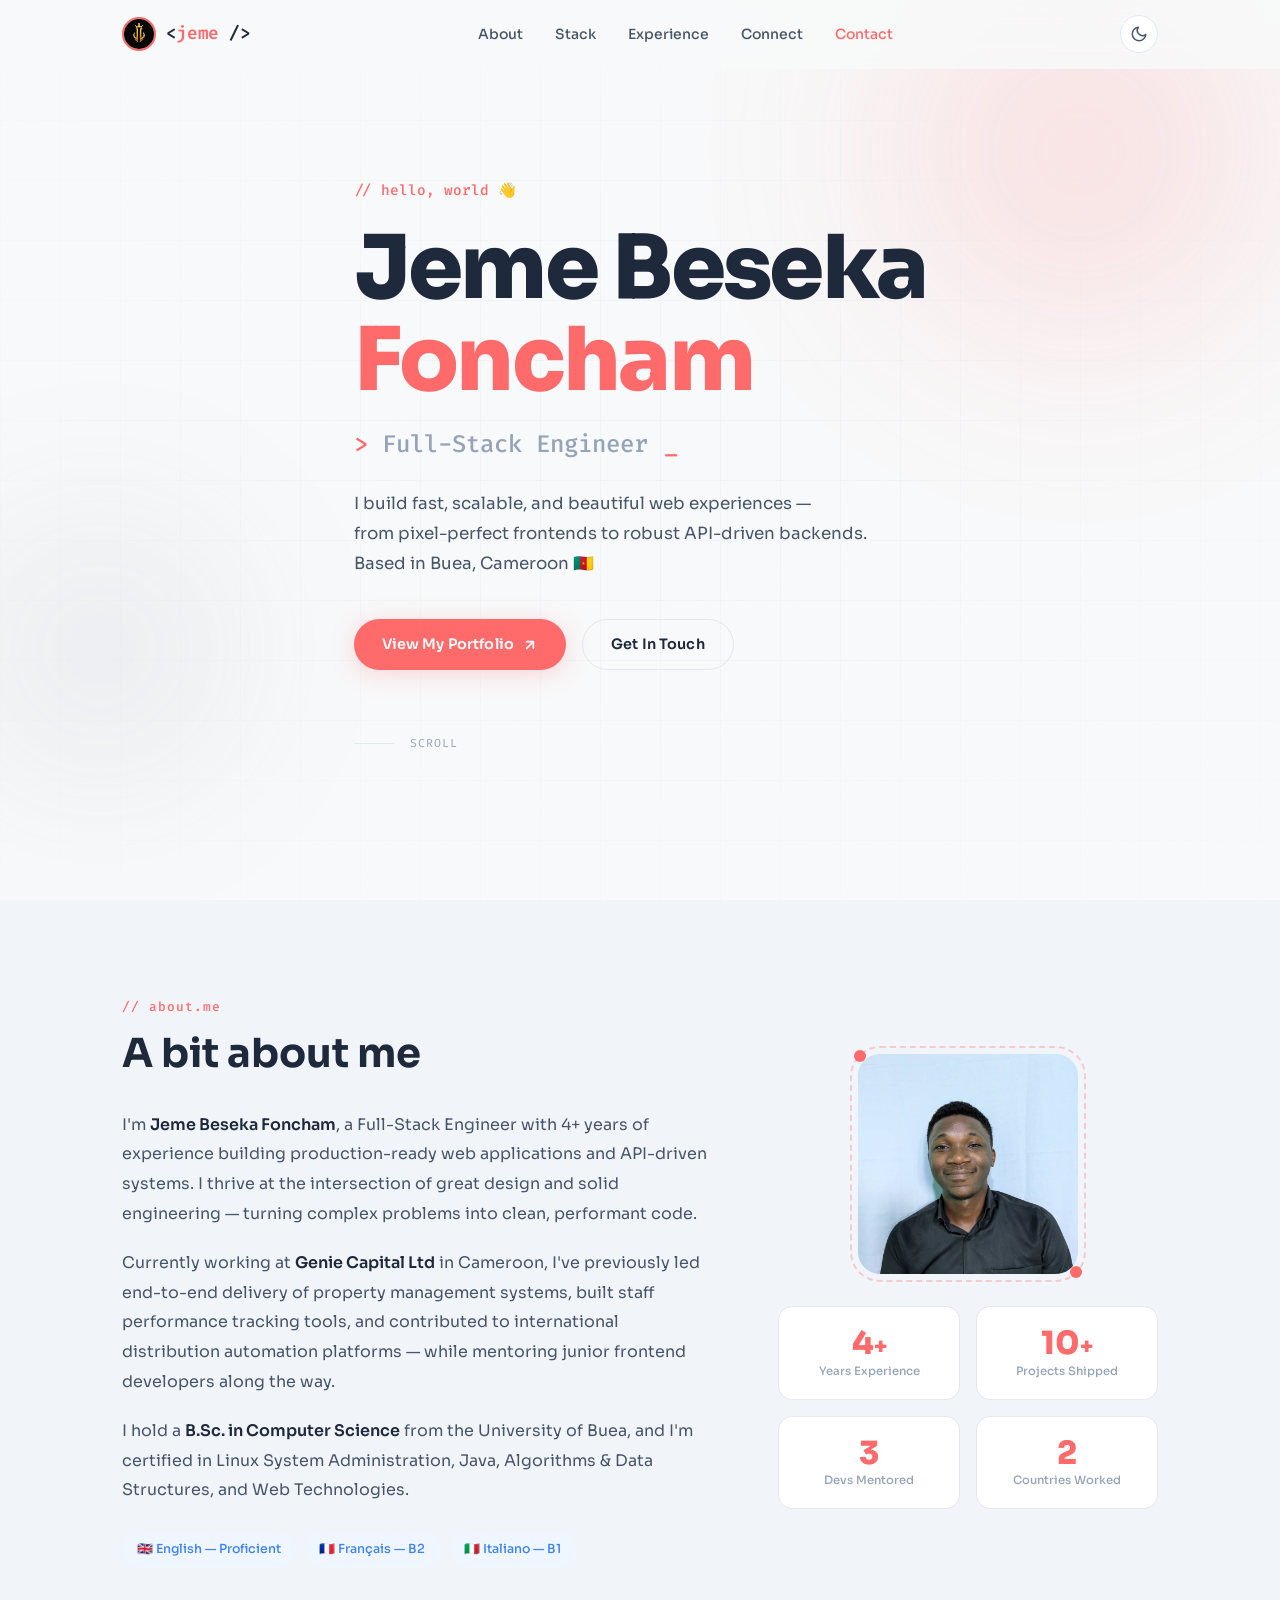
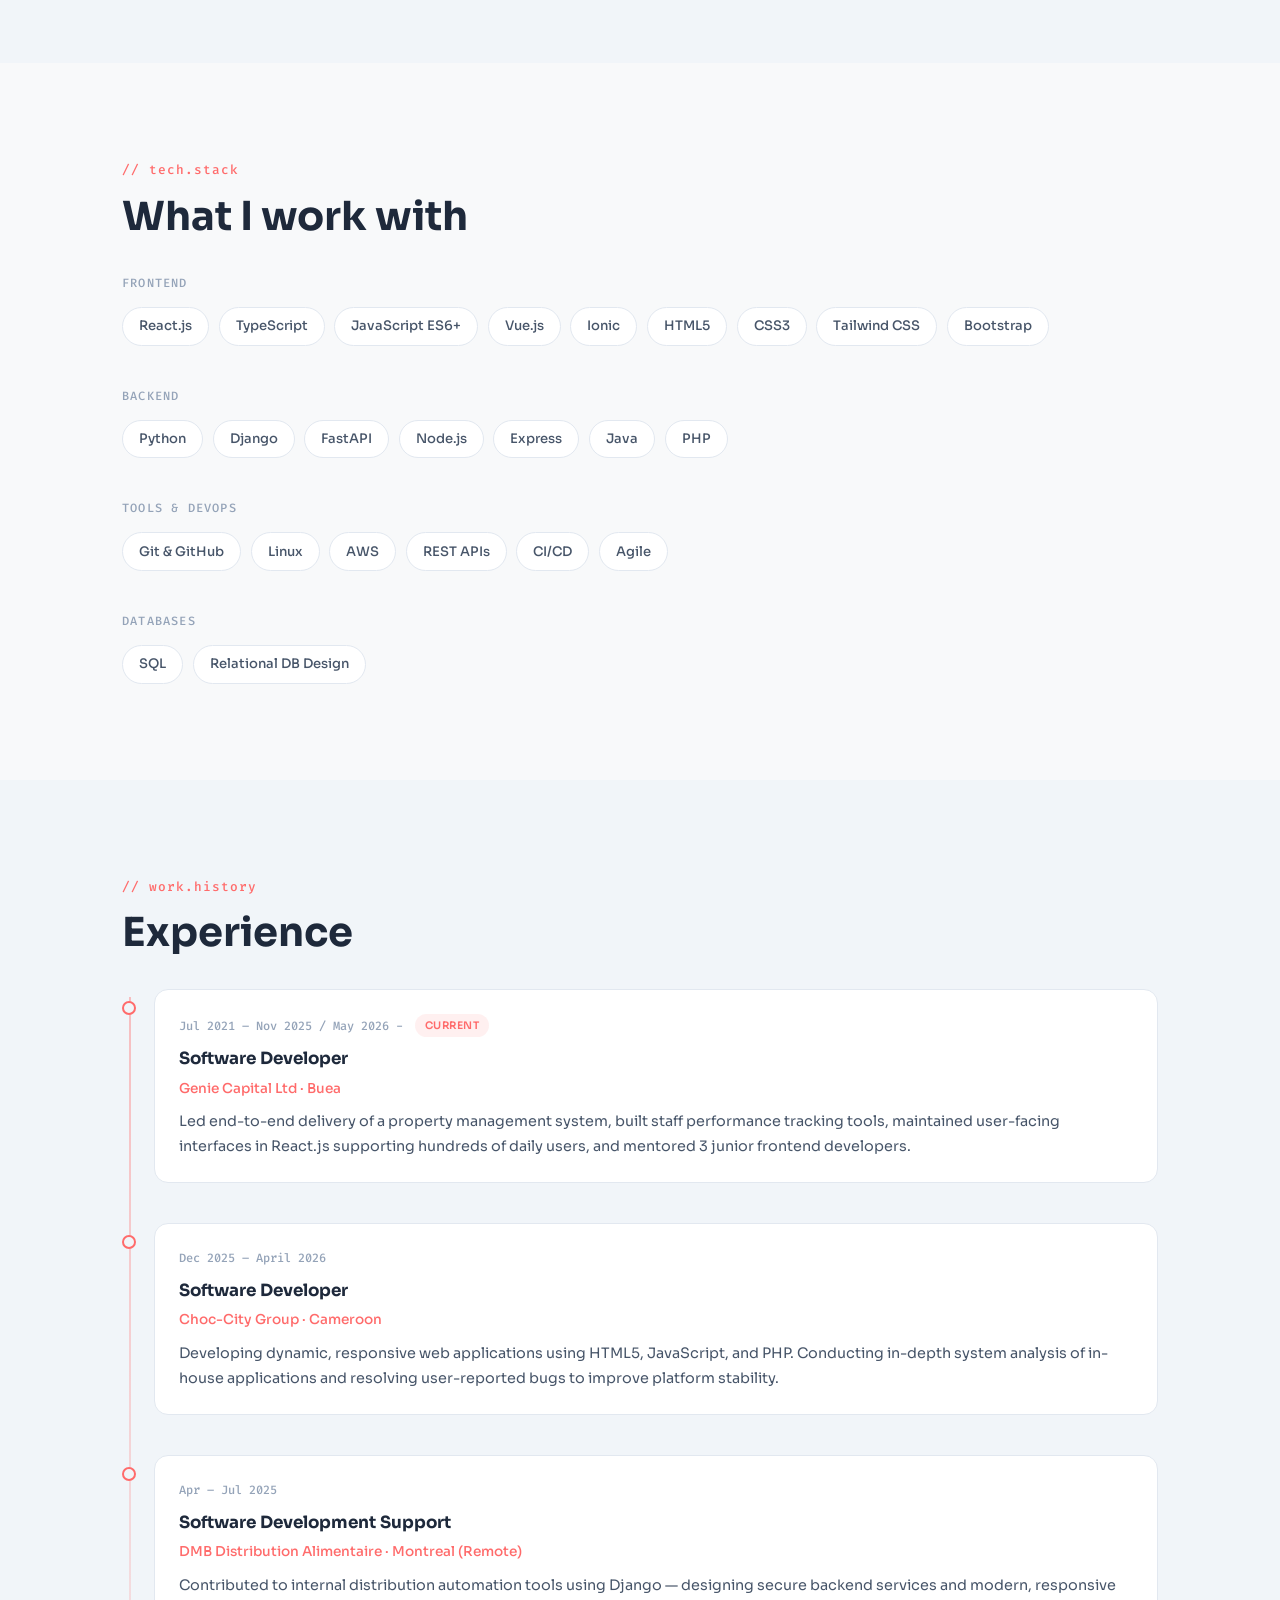
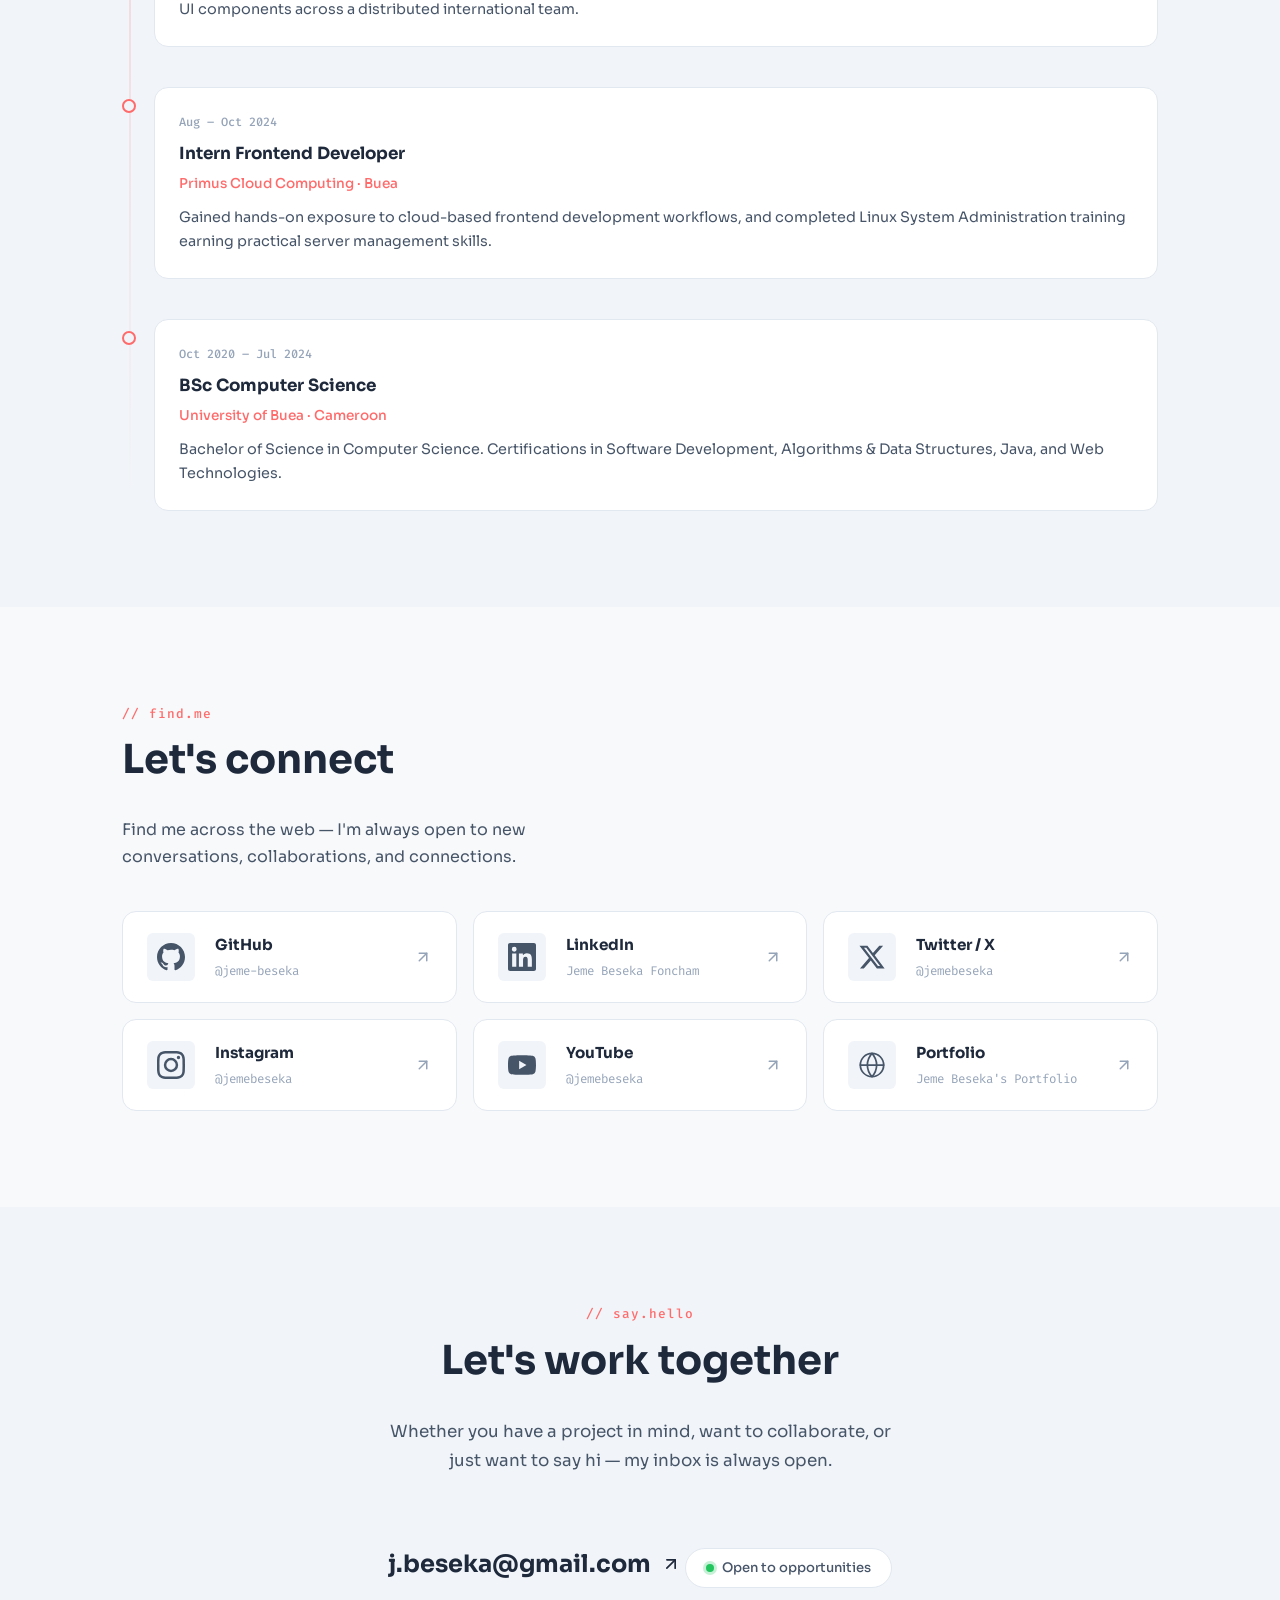
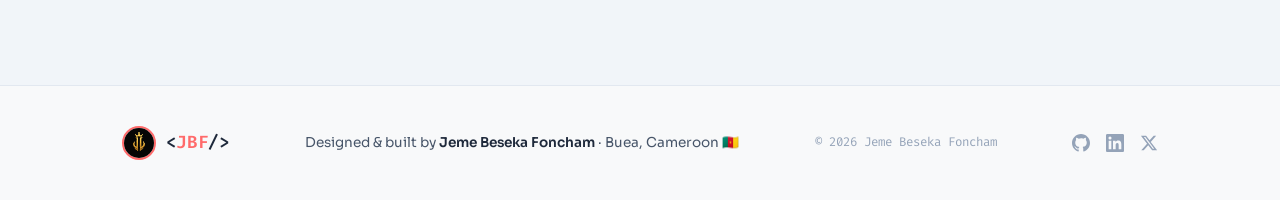
<file: index.html>
<!DOCTYPE html>
<html lang="en" data-theme="dark">
<head>
    <meta charset="UTF-8" />
    <meta name="viewport" content="width=device-width, initial-scale=1.0" />
    <meta http-equiv="X-UA-Compatible" content="IE=edge" />

    <!-- PRIMARY META -->
    <title>Jeme Beseka Foncham | Full-Stack Engineer & Software Developer</title>
    <meta name="description" content="Jeme Beseka Foncham is a Full-Stack Software Engineer from Buea, Cameroon with 4+ years of experience building web applications with React, TypeScript, Python, Django, and Node.js." />
    <meta name="keywords" content="Jeme Beseka, Jeme Beseka Foncham, Full-Stack Engineer Cameroon, Software Developer Buea, React Developer, Django Developer, TypeScript Engineer, Node.js Developer" />
    <meta name="author" content="Jeme Beseka Foncham" />
    <meta name="robots" content="index, follow" />
    <link rel="canonical" href="https://jemebeseka.netlify.app/" />

    <!-- OPEN GRAPH -->
    <meta property="og:type" content="profile" />
    <meta property="og:title" content="Jeme Beseka Foncham | Full-Stack Engineer" />
    <meta property="og:description" content="Full-Stack Engineer building scalable web apps with React, Python, Django, Node.js & TypeScript. Based in Buea, Cameroon." />
    <meta property="og:image" content="https://jemebeseka.netlify.app/assets/og-image.jpg" />
    <meta property="og:url" content="https://jemebeseka.netlify.app/" />
    <meta property="og:site_name" content="Jeme Beseka Foncham" />
    <meta property="profile:first_name" content="Jeme" />
    <meta property="profile:last_name" content="Beseka Foncham" />

    <!-- TWITTER / X -->
    <meta name="twitter:card" content="summary_large_image" />
    <meta name="twitter:title" content="Jeme Beseka Foncham | Full-Stack Engineer" />
    <meta name="twitter:description" content="Full-Stack Engineer | React · Python · Django · Node.js · TypeScript | Buea, Cameroon" />
    <meta name="twitter:image" content="https://jemebeseka.netlify.app/assets/og-image.jpg" />
    <meta name="twitter:creator" content="@king_jaysheval" />

    <!-- THEME COLOR -->
    <meta name="theme-color" media="(prefers-color-scheme: light)" content="#F8F9FA" />
    <meta name="theme-color" media="(prefers-color-scheme: dark)" content="#0A0C12" />

    <!-- FONTS -->
    <link rel="preconnect" href="https://fonts.googleapis.com" />
    <link rel="preconnect" href="https://fonts.gstatic.com" crossorigin />
    <link href="https://fonts.googleapis.com/css2?family=Sora:wght@300;400;500;600;700;800&family=Fira+Code:wght@400;500;600&display=swap" rel="stylesheet" />

    <!-- JSON-LD PERSON SCHEMA -->
    <script type="application/ld+json">
        {
            "@context": "https://schema.org",
            "@type": "Person",
            "name": "Jeme Beseka Foncham",
            "alternateName": "Jeme Beseka",
            "jobTitle": "Full-Stack Engineer",
            "description": "Full-Stack Software Engineer with 4+ years of experience building production-ready web applications and API-driven systems using React, TypeScript, Python, Django, and Node.js.",
            "url": "https://jemebeseka.netlify.app/",
            "email": "j.beseka@gmail.com",
            "image": "https://jemebeseka.netlify.app/assets/profile.jpg",
            "address": {
                "@type": "PostalAddress",
                "addressLocality": "Buea",
                "addressCountry": "CM"
            },
            "knowsAbout": ["React.js","TypeScript","JavaScript","Vue.js","Python","Django","FastAPI","Node.js","Express","Ionic","Tailwind CSS","REST API Design","Full-Stack Development"],
            "alumniOf": {
                "@type": "CollegeOrUniversity",
                "name": "University of Buea"
            },
            "sameAs": [
                "https://github.com/jeme-beseka",
                "https://kjs-neural-forge-portfolio.vercel.app"
            ]
        }
    </script>

    <!-- FAVICON & PWA -->
    <link rel="icon" type="image/svg+xml" href="assets/favicon.svg" style="border-radius: 25%"/>
    <link rel="icon" type="image/png" sizes="32x32" href="assets/icon-192.png" />
    <link rel="apple-touch-icon" href="assets/icon-192.png" />
    <link rel="manifest" href="site.webmanifest" />

    <link rel="stylesheet" href="style.css" />

    <!-- Prevent FOUC — apply theme before paint -->
    <script>
        (function() {
            var t = localStorage.getItem('theme') || (window.matchMedia('(prefers-color-scheme: dark)').matches ? 'dark' : 'light');
            document.documentElement.setAttribute('data-theme', t);
        })();
    </script>
</head>
<body>

<!-- SKIP TO CONTENT -->
<a href="#main" class="skip-link">Skip to main content</a>

<!-- ═══════════════════════════════════════ NAVBAR -->
<header class="navbar" role="banner" id="navbar">
    <nav role="navigation" aria-label="Main navigation" class="nav-inner">
        <a href="/" class="nav-logo" aria-label="Jeme Beseka home">
            <img src="assets/favicon.svg" alt="" class="nav-avatar" width="34" height="34" aria-hidden="true" />
            <span class="mono">&lt;<span class="coral">jeme</span> /&gt;</span>
        </a>

        <ul class="nav-links" role="list" id="nav-menu">
            <li><a href="#about" class="nav-link">About</a></li>
            <li><a href="#stack" class="nav-link">Stack</a></li>
            <li><a href="#experience" class="nav-link">Experience</a></li>
            <li><a href="#links" class="nav-link">Connect</a></li>
            <li><a href="#contact" class="nav-link">Contact</a></li>
        </ul>

        <div class="nav-actions">
            <button id="theme-toggle" class="theme-btn" aria-label="Toggle dark mode" aria-pressed="true">
                <svg class="icon-sun" xmlns="http://www.w3.org/2000/svg" width="18" height="18" viewBox="0 0 24 24" fill="none" stroke="currentColor" stroke-width="2" stroke-linecap="round" stroke-linejoin="round" aria-hidden="true"><circle cx="12" cy="12" r="5"/><line x1="12" y1="1" x2="12" y2="3"/><line x1="12" y1="21" x2="12" y2="23"/><line x1="4.22" y1="4.22" x2="5.64" y2="5.64"/><line x1="18.36" y1="18.36" x2="19.78" y2="19.78"/><line x1="1" y1="12" x2="3" y2="12"/><line x1="21" y1="12" x2="23" y2="12"/><line x1="4.22" y1="19.78" x2="5.64" y2="18.36"/><line x1="18.36" y1="5.64" x2="19.78" y2="4.22"/></svg>
                <svg class="icon-moon" xmlns="http://www.w3.org/2000/svg" width="18" height="18" viewBox="0 0 24 24" fill="none" stroke="currentColor" stroke-width="2" stroke-linecap="round" stroke-linejoin="round" aria-hidden="true"><path d="M21 12.79A9 9 0 1 1 11.21 3 7 7 0 0 0 21 12.79z"/></svg>
            </button>
            <button class="menu-btn" aria-label="Open menu" aria-expanded="false" aria-controls="nav-menu" id="menu-toggle">
                <span class="hamburger-line"></span>
                <span class="hamburger-line"></span>
                <span class="hamburger-line"></span>
            </button>
        </div>
    </nav>
</header>

<main id="main">

    <!-- ═══════════════════════════════════════ HERO -->
    <section class="hero" aria-label="Introduction">
        <div class="hero-bg">
            <div class="hero-orb orb-1" aria-hidden="true"></div>
            <div class="hero-orb orb-2" aria-hidden="true"></div>
            <div class="hero-grid" aria-hidden="true"></div>
        </div>
        <div class="container hero-content">
            <p class="hero-tag mono reveal" aria-label="Greeting">// hello, world 👋</p>
            <h1 class="hero-name reveal reveal-delay-1">
                Jeme Beseka<br /><span class="name-accent">Foncham</span>
            </h1>
            <h2 class="hero-title reveal reveal-delay-2">
                <span class="mono coral">&gt;</span> Full-Stack Engineer
                <span class="cursor-blink" aria-hidden="true">_</span>
            </h2>
            <p class="hero-bio reveal reveal-delay-3">
                I build fast, scalable, and beautiful web experiences —<br class="br-desktop" />
                from pixel-perfect frontends to robust API-driven backends.<br />
                Based in Buea, Cameroon <span aria-label="Cameroon flag">🇨🇲</span>
            </p>
            <div class="hero-cta reveal reveal-delay-4">
                <a href="https://kjs-neural-forge-portfolio.vercel.app" target="_blank" rel="noopener noreferrer" class="btn btn-primary">
                    View My Portfolio
                    <svg xmlns="http://www.w3.org/2000/svg" width="16" height="16" viewBox="0 0 24 24" fill="none" stroke="currentColor" stroke-width="2.5" stroke-linecap="round" stroke-linejoin="round" aria-hidden="true"><line x1="7" y1="17" x2="17" y2="7"/><polyline points="7 7 17 7 17 17"/></svg>
                </a>
                <a href="#contact" class="btn btn-ghost">Get In Touch</a>
            </div>
            <div class="hero-scroll reveal reveal-delay-5" aria-hidden="true">
                <div class="scroll-line"></div>
                <span class="mono scroll-label">scroll</span>
            </div>
        </div>
    </section>

    <!-- ═══════════════════════════════════════ ABOUT -->
    <section class="section about" id="about" aria-labelledby="about-heading">
        <div class="container">
            <div class="about-grid">
                <div class="about-text">
                    <p class="section-label mono coral">// about.me</p>
                    <h2 id="about-heading" class="section-heading">A bit about me</h2>
                    <p class="about-para">
                        I'm <strong>Jeme Beseka Foncham</strong>, a Full-Stack Engineer with 4+ years of experience
                        building production-ready web applications and API-driven systems. I thrive at the intersection
                        of great design and solid engineering — turning complex problems into clean, performant code.
                    </p>
                    <p class="about-para">
                        Currently working at <strong>Genie Capital Ltd</strong> in Cameroon, I've previously led
                        end-to-end delivery of property management systems, built staff performance tracking tools,
                        and contributed to international distribution automation platforms — while mentoring junior
                        frontend developers along the way.
                    </p>
                    <p class="about-para">
                        I hold a <strong>B.Sc. in Computer Science</strong> from the University of Buea, and I'm
                        certified in Linux System Administration, Java, Algorithms & Data Structures, and Web Technologies.
                    </p>
                    <div class="lang-tags" aria-label="Languages spoken">
                        <span class="tag">🇬🇧 English — Proficient</span>
                        <span class="tag">🇫🇷 Français — B2</span>
                        <span class="tag">🇮🇹 Italiano — B1</span>
                    </div>
                </div>

                <div class="about-visual" aria-hidden="true">
                    <div class="profile-frame">
                        <img
                                src="assets/profile.jpg"
                                alt="Jeme Beseka Foncham — Full-Stack Engineer"
                                class="profile-photo"
                                width="400"
                                height="400"
                                loading="lazy"
                        />
                        <div class="profile-ring"></div>
                        <div class="profile-dot dot-tl"></div>
                        <div class="profile-dot dot-br"></div>
                    </div>
                    <div class="stats-grid">
                        <div class="stat-card">
                            <span class="stat-number coral">4<span class="stat-plus">+</span></span>
                            <span class="stat-label">Years Experience</span>
                        </div>
                        <div class="stat-card">
                            <span class="stat-number coral">10<span class="stat-plus">+</span></span>
                            <span class="stat-label">Projects Shipped</span>
                        </div>
                        <div class="stat-card">
                            <span class="stat-number coral">3</span>
                            <span class="stat-label">Devs Mentored</span>
                        </div>
                        <div class="stat-card">
                            <span class="stat-number coral">2</span>
                            <span class="stat-label">Countries Worked</span>
                        </div>
                    </div>
                </div>
            </div>
        </div>
    </section>

    <!-- ═══════════════════════════════════════ STACK -->
    <section class="section stack-section" id="stack" aria-labelledby="stack-heading">
        <div class="container">
            <p class="section-label mono coral">// tech.stack</p>
            <h2 id="stack-heading" class="section-heading">What I work with</h2>

            <div class="stack-groups">
                <div class="stack-group">
                    <p class="stack-group-label mono">Frontend</p>
                    <div class="stack-pills" role="list">
                        <span class="pill" role="listitem">React.js</span>
                        <span class="pill" role="listitem">TypeScript</span>
                        <span class="pill" role="listitem">JavaScript ES6+</span>
                        <span class="pill" role="listitem">Vue.js</span>
                        <span class="pill" role="listitem">Ionic</span>
                        <span class="pill" role="listitem">HTML5</span>
                        <span class="pill" role="listitem">CSS3</span>
                        <span class="pill" role="listitem">Tailwind CSS</span>
                        <span class="pill" role="listitem">Bootstrap</span>
                    </div>
                </div>
                <div class="stack-group">
                    <p class="stack-group-label mono">Backend</p>
                    <div class="stack-pills" role="list">
                        <span class="pill" role="listitem">Python</span>
                        <span class="pill" role="listitem">Django</span>
                        <span class="pill" role="listitem">FastAPI</span>
                        <span class="pill" role="listitem">Node.js</span>
                        <span class="pill" role="listitem">Express</span>
                        <span class="pill" role="listitem">Java</span>
                        <span class="pill" role="listitem">PHP</span>
                    </div>
                </div>
                <div class="stack-group">
                    <p class="stack-group-label mono">Tools & DevOps</p>
                    <div class="stack-pills" role="list">
                        <span class="pill" role="listitem">Git & GitHub</span>
                        <span class="pill" role="listitem">Linux</span>
                        <span class="pill" role="listitem">AWS</span>
                        <span class="pill" role="listitem">REST APIs</span>
                        <span class="pill" role="listitem">CI/CD</span>
                        <span class="pill" role="listitem">Agile</span>
                    </div>
                </div>
                <div class="stack-group">
                    <p class="stack-group-label mono">Databases</p>
                    <div class="stack-pills" role="list">
                        <span class="pill" role="listitem">SQL</span>
                        <span class="pill" role="listitem">Relational DB Design</span>
                    </div>
                </div>
            </div>
        </div>
    </section>

    <!-- ═══════════════════════════════════════ EXPERIENCE -->
    <section class="section experience-section" id="experience" aria-labelledby="exp-heading">
        <div class="container">
            <p class="section-label mono coral">// work.history</p>
            <h2 id="exp-heading" class="section-heading">Experience</h2>
            <div class="timeline" role="list">

                <article class="timeline-item" role="listitem">
                    <div class="timeline-marker" aria-hidden="true"></div>
                    <div class="timeline-card">
                        <div class="timeline-meta">
                            <span class="timeline-date mono">Jul 2021 – Nov 2025 / May 2026 - </span>
                            <span class="timeline-badge current">Current</span>
                        </div>
                        <h3 class="timeline-role">Software Developer</h3>
                        <p class="timeline-company">Genie Capital Ltd · Buea</p>
                        <p class="timeline-desc">Led end-to-end delivery of a property management system, built staff performance tracking tools, maintained user-facing interfaces in React.js supporting hundreds of daily users, and mentored 3 junior frontend developers.</p>
                    </div>
                </article>

                <article class="timeline-item" role="listitem">
                    <div class="timeline-marker" aria-hidden="true"></div>
                    <div class="timeline-card">
                        <div class="timeline-meta">
                            <span class="timeline-date mono">Dec 2025 – April 2026</span>
                        </div>
                        <h3 class="timeline-role">Software Developer</h3>
                        <p class="timeline-company">Choc-City Group · Cameroon</p>
                        <p class="timeline-desc">Developing dynamic, responsive web applications using HTML5, JavaScript, and PHP. Conducting in-depth system analysis of in-house applications and resolving user-reported bugs to improve platform stability.</p>
                    </div>
                </article>

                <article class="timeline-item" role="listitem">
                    <div class="timeline-marker" aria-hidden="true"></div>
                    <div class="timeline-card">
                        <div class="timeline-meta">
                            <span class="timeline-date mono">Apr – Jul 2025</span>
                        </div>
                        <h3 class="timeline-role">Software Development Support</h3>
                        <p class="timeline-company">DMB Distribution Alimentaire · Montreal (Remote)</p>
                        <p class="timeline-desc">Contributed to internal distribution automation tools using Django — designing secure backend services and modern, responsive UI components across a distributed international team.</p>
                    </div>
                </article>

                <article class="timeline-item" role="listitem">
                    <div class="timeline-marker" aria-hidden="true"></div>
                    <div class="timeline-card">
                        <div class="timeline-meta">
                            <span class="timeline-date mono">Aug – Oct 2024</span>
                        </div>
                        <h3 class="timeline-role">Intern Frontend Developer</h3>
                        <p class="timeline-company">Primus Cloud Computing · Buea</p>
                        <p class="timeline-desc">Gained hands-on exposure to cloud-based frontend development workflows, and completed Linux System Administration training earning practical server management skills.</p>
                    </div>
                </article>

                <article class="timeline-item" role="listitem">
                    <div class="timeline-marker" aria-hidden="true"></div>
                    <div class="timeline-card">
                        <div class="timeline-meta">
                            <span class="timeline-date mono">Oct 2020 – Jul 2024</span>
                        </div>
                        <h3 class="timeline-role">BSc Computer Science</h3>
                        <p class="timeline-company">University of Buea · Cameroon</p>
                        <p class="timeline-desc">Bachelor of Science in Computer Science. Certifications in Software Development, Algorithms & Data Structures, Java, and Web Technologies.</p>
                    </div>
                </article>

            </div>
        </div>
    </section>

    <!-- ═══════════════════════════════════════ SOCIAL LINKS -->
    <section class="section links-section" id="links" aria-labelledby="links-heading">
        <div class="container">
            <p class="section-label mono coral">// find.me</p>
            <h2 id="links-heading" class="section-heading">Let's connect</h2>
            <p class="links-sub">Find me across the web — I'm always open to new conversations, collaborations, and connections.</p>

            <div class="links-grid" role="list">

                <a href="https://github.com/jeme-beseka" target="_blank" rel="noopener noreferrer"
                   class="link-card" role="listitem"
                   aria-label="Visit Jeme Beseka on GitHub (opens in new tab)">
                    <div class="link-icon" aria-hidden="true">
                        <svg xmlns="http://www.w3.org/2000/svg" width="28" height="28" viewBox="0 0 24 24" fill="currentColor"><path d="M12 0C5.374 0 0 5.373 0 12c0 5.302 3.438 9.8 8.207 11.387.599.111.793-.261.793-.577v-2.234c-3.338.726-4.033-1.416-4.033-1.416-.546-1.387-1.333-1.756-1.333-1.756-1.089-.745.083-.729.083-.729 1.205.084 1.839 1.237 1.839 1.237 1.07 1.834 2.807 1.304 3.492.997.107-.775.418-1.305.762-1.604-2.665-.305-5.467-1.334-5.467-5.931 0-1.311.469-2.381 1.236-3.221-.124-.303-.535-1.524.117-3.176 0 0 1.008-.322 3.301 1.23A11.509 11.509 0 0 1 12 5.803c1.02.005 2.047.138 3.006.404 2.291-1.552 3.297-1.23 3.297-1.23.653 1.653.242 2.874.118 3.176.77.84 1.235 1.911 1.235 3.221 0 4.609-2.807 5.624-5.479 5.921.43.372.823 1.102.823 2.222v3.293c0 .319.192.694.801.576C20.566 21.797 24 17.3 24 12c0-6.627-5.373-12-12-12z"/></svg>
                    </div>
                    <div class="link-info">
                        <span class="link-platform">GitHub</span>
                        <span class="link-handle mono">@jeme-beseka</span>
                    </div>
                    <svg class="link-arrow" xmlns="http://www.w3.org/2000/svg" width="18" height="18" viewBox="0 0 24 24" fill="none" stroke="currentColor" stroke-width="2" stroke-linecap="round" stroke-linejoin="round" aria-hidden="true"><line x1="7" y1="17" x2="17" y2="7"/><polyline points="7 7 17 7 17 17"/></svg>
                </a>

                <a href="https://linkedin.com/in/jemebeseka" target="_blank" rel="noopener noreferrer"
                   class="link-card" role="listitem"
                   aria-label="Visit Jeme Beseka Foncham on LinkedIn (opens in new tab)">
                    <div class="link-icon" aria-hidden="true">
                        <svg xmlns="http://www.w3.org/2000/svg" width="28" height="28" viewBox="0 0 24 24" fill="currentColor"><path d="M20.447 20.452h-3.554v-5.569c0-1.328-.027-3.037-1.852-3.037-1.853 0-2.136 1.445-2.136 2.939v5.667H9.351V9h3.414v1.561h.046c.477-.9 1.637-1.85 3.37-1.85 3.601 0 4.267 2.37 4.267 5.455v6.286zM5.337 7.433a2.062 2.062 0 0 1-2.063-2.065 2.064 2.064 0 1 1 2.063 2.065zm1.782 13.019H3.555V9h3.564v11.452zM22.225 0H1.771C.792 0 0 .774 0 1.729v20.542C0 23.227.792 24 1.771 24h20.451C23.2 24 24 23.227 24 22.271V1.729C24 .774 23.2 0 22.222 0h.003z"/></svg>
                    </div>
                    <div class="link-info">
                        <span class="link-platform">LinkedIn</span>
                        <span class="link-handle mono">Jeme Beseka Foncham</span>
                    </div>
                    <svg class="link-arrow" xmlns="http://www.w3.org/2000/svg" width="18" height="18" viewBox="0 0 24 24" fill="none" stroke="currentColor" stroke-width="2" stroke-linecap="round" stroke-linejoin="round" aria-hidden="true"><line x1="7" y1="17" x2="17" y2="7"/><polyline points="7 7 17 7 17 17"/></svg>
                </a>

                <a href="https://x.com/king_jaysheval" target="_blank" rel="noopener noreferrer"
                   class="link-card" role="listitem"
                   aria-label="Visit Jeme Beseka on X / Twitter (opens in new tab)">
                    <div class="link-icon" aria-hidden="true">
                        <svg xmlns="http://www.w3.org/2000/svg" width="28" height="28" viewBox="0 0 24 24" fill="currentColor"><path d="M18.244 2.25h3.308l-7.227 8.26 8.502 11.24H16.17l-5.214-6.817L4.99 21.75H1.68l7.73-8.835L1.254 2.25H8.08l4.713 6.231zm-1.161 17.52h1.833L7.084 4.126H5.117z"/></svg>
                    </div>
                    <div class="link-info">
                        <span class="link-platform">Twitter / X</span>
                        <span class="link-handle mono">@jemebeseka</span>
                    </div>
                    <svg class="link-arrow" xmlns="http://www.w3.org/2000/svg" width="18" height="18" viewBox="0 0 24 24" fill="none" stroke="currentColor" stroke-width="2" stroke-linecap="round" stroke-linejoin="round" aria-hidden="true"><line x1="7" y1="17" x2="17" y2="7"/><polyline points="7 7 17 7 17 17"/></svg>
                </a>

                <a href="https://instagram.com/jeme_beseka" target="_blank" rel="noopener noreferrer"
                   class="link-card" role="listitem"
                   aria-label="Visit Jeme Beseka on Instagram (opens in new tab)">
                    <div class="link-icon" aria-hidden="true">
                        <svg xmlns="http://www.w3.org/2000/svg" width="28" height="28" viewBox="0 0 24 24" fill="currentColor"><path d="M12 2.163c3.204 0 3.584.012 4.85.07 3.252.148 4.771 1.691 4.919 4.919.058 1.265.069 1.645.069 4.849 0 3.205-.012 3.584-.069 4.849-.149 3.225-1.664 4.771-4.919 4.919-1.266.058-1.644.07-4.85.07-3.204 0-3.584-.012-4.849-.07-3.26-.149-4.771-1.699-4.919-4.92-.058-1.265-.07-1.644-.07-4.849 0-3.204.013-3.583.07-4.849.149-3.227 1.664-4.771 4.919-4.919 1.266-.057 1.645-.069 4.849-.069zM12 0C8.741 0 8.333.014 7.053.072 2.695.272.273 2.69.073 7.052.014 8.333 0 8.741 0 12c0 3.259.014 3.668.072 4.948.2 4.358 2.618 6.78 6.98 6.98C8.333 23.986 8.741 24 12 24c3.259 0 3.668-.014 4.948-.072 4.354-.2 6.782-2.618 6.979-6.98.059-1.28.073-1.689.073-4.948 0-3.259-.014-3.667-.072-4.947-.196-4.354-2.617-6.78-6.979-6.98C15.668.014 15.259 0 12 0zm0 5.838a6.162 6.162 0 1 0 0 12.324 6.162 6.162 0 0 0 0-12.324zM12 16a4 4 0 1 1 0-8 4 4 0 0 1 0 8zm6.406-11.845a1.44 1.44 0 1 0 0 2.881 1.44 1.44 0 0 0 0-2.881z"/></svg>
                    </div>
                    <div class="link-info">
                        <span class="link-platform">Instagram</span>
                        <span class="link-handle mono">@jemebeseka</span>
                    </div>
                    <svg class="link-arrow" xmlns="http://www.w3.org/2000/svg" width="18" height="18" viewBox="0 0 24 24" fill="none" stroke="currentColor" stroke-width="2" stroke-linecap="round" stroke-linejoin="round" aria-hidden="true"><line x1="7" y1="17" x2="17" y2="7"/><polyline points="7 7 17 7 17 17"/></svg>
                </a>

                <!--                   Add youtube link subsequently-->
                <a href="#" target="_blank" rel="noopener noreferrer"
                   class="link-card" role="listitem"
                   aria-label="Visit Jeme Beseka on YouTube (opens in new tab)">
                    <div class="link-icon" aria-hidden="true">
                        <svg xmlns="http://www.w3.org/2000/svg" width="28" height="28" viewBox="0 0 24 24" fill="currentColor"><path d="M23.498 6.186a3.016 3.016 0 0 0-2.122-2.136C19.505 3.545 12 3.545 12 3.545s-7.505 0-9.377.505A3.017 3.017 0 0 0 .502 6.186C0 8.07 0 12 0 12s0 3.93.502 5.814a3.016 3.016 0 0 0 2.122 2.136c1.871.505 9.376.505 9.376.505s7.505 0 9.377-.505a3.015 3.015 0 0 0 2.122-2.136C24 15.93 24 12 24 12s0-3.93-.502-5.814zM9.545 15.568V8.432L15.818 12l-6.273 3.568z"/></svg>
                    </div>
                    <div class="link-info">
                        <span class="link-platform">YouTube</span>
                        <span class="link-handle mono">@jemebeseka</span>
                    </div>
                    <svg class="link-arrow" xmlns="http://www.w3.org/2000/svg" width="18" height="18" viewBox="0 0 24 24" fill="none" stroke="currentColor" stroke-width="2" stroke-linecap="round" stroke-linejoin="round" aria-hidden="true"><line x1="7" y1="17" x2="17" y2="7"/><polyline points="7 7 17 7 17 17"/></svg>
                </a>

                <a href="https://kjs-neural-forge-portfolio.vercel.app" target="_blank" rel="noopener noreferrer"
                   class="link-card link-card-portfolio" role="listitem"
                   aria-label="View Jeme Beseka's portfolio site (opens in new tab)">
                    <div class="link-icon" aria-hidden="true">
                        <svg xmlns="http://www.w3.org/2000/svg" width="28" height="28" viewBox="0 0 24 24" fill="none" stroke="currentColor" stroke-width="1.5" stroke-linecap="round" stroke-linejoin="round"><circle cx="12" cy="12" r="10"/><line x1="2" y1="12" x2="22" y2="12"/><path d="M12 2a15.3 15.3 0 0 1 4 10 15.3 15.3 0 0 1-4 10 15.3 15.3 0 0 1-4-10 15.3 15.3 0 0 1 4-10z"/></svg>
                    </div>
                    <div class="link-info">
                        <span class="link-platform">Portfolio</span>
                        <span class="link-handle mono">Jeme Beseka's Portfolio</span>
                    </div>
                    <svg class="link-arrow" xmlns="http://www.w3.org/2000/svg" width="18" height="18" viewBox="0 0 24 24" fill="none" stroke="currentColor" stroke-width="2" stroke-linecap="round" stroke-linejoin="round" aria-hidden="true"><line x1="7" y1="17" x2="17" y2="7"/><polyline points="7 7 17 7 17 17"/></svg>
                </a>

            </div>
        </div>
    </section>

    <!-- ═══════════════════════════════════════ CONTACT -->
    <section class="section contact-section" id="contact" aria-labelledby="contact-heading">
        <div class="container contact-inner">
            <p class="section-label mono coral">// say.hello</p>
            <h2 id="contact-heading" class="section-heading">Let's work together</h2>
            <p class="contact-sub">
                Whether you have a project in mind, want to collaborate, or just want to say hi —
                my inbox is always open.
            </p>
            <a href="mailto:j.beseka@gmail.com" class="contact-email" aria-label="Send email to Jeme Beseka Foncham">
                <span>j.beseka@gmail.com</span>
                <svg xmlns="http://www.w3.org/2000/svg" width="20" height="20" viewBox="0 0 24 24" fill="none" stroke="currentColor" stroke-width="2" stroke-linecap="round" stroke-linejoin="round" aria-hidden="true"><line x1="7" y1="17" x2="17" y2="7"/><polyline points="7 7 17 7 17 17"/></svg>
            </a>
            <div class="availability-badge" role="status" aria-live="polite">
                <span class="avail-dot" aria-hidden="true"></span>
                Open to opportunities
            </div>
        </div>
    </section>

</main>

<!-- ═══════════════════════════════════════ FOOTER -->
<footer class="footer" role="contentinfo">
    <div class="container footer-inner">
        <a href="/" class="nav-logo" aria-label="Jeme Beseka home">
            <img src="assets/favicon.svg" alt="" class="nav-avatar" width="34" height="34" aria-hidden="true" />
            <span class="mono">&lt;<span class="coral">JBF</span>/&gt;</span>
        </a>
        <p class="footer-copy">
            Designed & built by <strong>Jeme Beseka Foncham</strong> · Buea, Cameroon 🇨🇲
        </p>
        <p class="footer-year mono">© <span id="year"></span> Jeme Beseka Foncham</p>
        <div class="footer-socials" aria-label="Social links">
            <a href="https://github.com/jeme-beseka" target="_blank" rel="noopener noreferrer" aria-label="GitHub">
                <svg xmlns="http://www.w3.org/2000/svg" width="18" height="18" viewBox="0 0 24 24" fill="currentColor"><path d="M12 0C5.374 0 0 5.373 0 12c0 5.302 3.438 9.8 8.207 11.387.599.111.793-.261.793-.577v-2.234c-3.338.726-4.033-1.416-4.033-1.416-.546-1.387-1.333-1.756-1.333-1.756-1.089-.745.083-.729.083-.729 1.205.084 1.839 1.237 1.839 1.237 1.07 1.834 2.807 1.304 3.492.997.107-.775.418-1.305.762-1.604-2.665-.305-5.467-1.334-5.467-5.931 0-1.311.469-2.381 1.236-3.221-.124-.303-.535-1.524.117-3.176 0 0 1.008-.322 3.301 1.23A11.509 11.509 0 0 1 12 5.803c1.02.005 2.047.138 3.006.404 2.291-1.552 3.297-1.23 3.297-1.23.653 1.653.242 2.874.118 3.176.77.84 1.235 1.911 1.235 3.221 0 4.609-2.807 5.624-5.479 5.921.43.372.823 1.102.823 2.222v3.293c0 .319.192.694.801.576C20.566 21.797 24 17.3 24 12c0-6.627-5.373-12-12-12z"/></svg>
            </a>
            <a href="https://linkedin.com/in/jemebeseka" target="_blank" rel="noopener noreferrer" aria-label="LinkedIn">
                <svg xmlns="http://www.w3.org/2000/svg" width="18" height="18" viewBox="0 0 24 24" fill="currentColor"><path d="M20.447 20.452h-3.554v-5.569c0-1.328-.027-3.037-1.852-3.037-1.853 0-2.136 1.445-2.136 2.939v5.667H9.351V9h3.414v1.561h.046c.477-.9 1.637-1.85 3.37-1.85 3.601 0 4.267 2.37 4.267 5.455v6.286zM5.337 7.433a2.062 2.062 0 0 1-2.063-2.065 2.064 2.064 0 1 1 2.063 2.065zm1.782 13.019H3.555V9h3.564v11.452zM22.225 0H1.771C.792 0 0 .774 0 1.729v20.542C0 23.227.792 24 1.771 24h20.451C23.2 24 24 23.227 24 22.271V1.729C24 .774 23.2 0 22.222 0h.003z"/></svg>
            </a>
            <a href="https://x.com/king_jaysheval" target="_blank" rel="noopener noreferrer" aria-label="Twitter / X">
                <svg xmlns="http://www.w3.org/2000/svg" width="18" height="18" viewBox="0 0 24 24" fill="currentColor"><path d="M18.244 2.25h3.308l-7.227 8.26 8.502 11.24H16.17l-5.214-6.817L4.99 21.75H1.68l7.73-8.835L1.254 2.25H8.08l4.713 6.231zm-1.161 17.52h1.833L7.084 4.126H5.117z"/></svg>
            </a>
        </div>
    </div>
</footer>

<script src="main.js" defer></script>
</body>
</html>
</file>
<file: style.css>
/* ═══════════════════════════════════════════════════════════════
   JEME BESEKA FONCHAM — Personal Site Stylesheet
   Design: Slate & Coral | Sora + Fira Code
   ═══════════════════════════════════════════════════════════════ */

/* ─── DESIGN TOKENS ─── */
:root {
    /* Light Mode */
    --bg:            #F8F9FA;
    --surface:       #FFFFFF;
    --surface-alt:   #F1F5F9;
    --border:        #E2E8F0;

    --coral:         #FF6B6B;
    --coral-hover:   #FF4757;
    --coral-muted:   rgba(255, 107, 107, 0.10);
    --coral-glow:    rgba(255, 107, 107, 0.20);

    --heading:       #1E293B;
    --body:          #475569;
    --muted:         #94A3B8;
    --tag-bg:        #EFF6FF;
    --tag-text:      #3B82F6;

    --shadow-sm:     0 1px 3px rgba(0,0,0,0.06), 0 1px 2px rgba(0,0,0,0.04);
    --shadow-md:     0 4px 20px rgba(0,0,0,0.08);
    --shadow-lg:     0 8px 40px rgba(0,0,0,0.10);
    --shadow-coral:  0 4px 24px rgba(255,107,107,0.25);

    --radius-sm:     6px;
    --radius-md:     14px;
    --radius-lg:     22px;
    --radius-full:   9999px;

    --nav-bg:        rgba(248, 249, 250, 0.85);
    --transition:    0.22s cubic-bezier(0.4, 0, 0.2, 1);
}

[data-theme="dark"] {
    --bg:            #0A0C12;
    --surface:       #12151E;
    --surface-alt:   #1A1E2C;
    --border:        #252A3A;

    --coral:         #FF6B6B;
    --coral-hover:   #FF8E8E;
    --coral-muted:   rgba(255, 107, 107, 0.12);
    --coral-glow:    rgba(255, 107, 107, 0.18);

    --heading:       #F1F5F9;
    --body:          #CBD5E1;
    --muted:         #64748B;
    --tag-bg:        #1E2538;
    --tag-text:      #60A5FA;

    --shadow-sm:     0 1px 3px rgba(0,0,0,0.4);
    --shadow-md:     0 4px 20px rgba(0,0,0,0.5);
    --shadow-lg:     0 8px 40px rgba(0,0,0,0.6);
    --shadow-coral:  0 4px 30px rgba(255,107,107,0.20);

    --nav-bg:        rgba(10, 12, 18, 0.85);
}

/* ─── RESET & BASE ─── */
*, *::before, *::after { box-sizing: border-box; margin: 0; padding: 0; }

html {
    scroll-behavior: smooth;
    font-size: 16px;
    -webkit-text-size-adjust: 100%;
}

body {
    font-family: 'Sora', sans-serif;
    background-color: var(--bg);
    color: var(--body);
    line-height: 1.7;
    overflow-x: hidden;
    transition: background-color 0.3s ease, color 0.3s ease;
}

img { max-width: 100%; display: block; }
a { color: inherit; text-decoration: none; }
ul { list-style: none; }
button { cursor: pointer; border: none; background: none; font-family: inherit; }

/* ─── ACCESSIBILITY ─── */
.skip-link {
    position: absolute;
    top: -100%;
    left: 1rem;
    background: var(--coral);
    color: #fff;
    padding: 0.5rem 1rem;
    border-radius: var(--radius-sm);
    font-weight: 600;
    z-index: 9999;
    transition: top 0.2s;
}
.skip-link:focus { top: 1rem; }

*:focus-visible {
    outline: 2px solid var(--coral);
    outline-offset: 3px;
    border-radius: 3px;
}

/* ─── TYPOGRAPHY ─── */
.mono { font-family: 'Fira Code', monospace; }
.coral { color: var(--coral); }

.section-label {
    font-size: 0.8rem;
    color: var(--coral);
    font-weight: 500;
    letter-spacing: 0.08em;
    margin-bottom: 0.75rem;
    opacity: 0.9;
}

.section-heading {
    font-size: clamp(1.75rem, 4vw, 2.5rem);
    font-weight: 700;
    color: var(--heading);
    line-height: 1.2;
    margin-bottom: 2rem;
}

/* ─── LAYOUT ─── */
.container {
    max-width: 1100px;
    margin: 0 auto;
    padding: 0 2rem;
}

.section {
    padding: 6rem 0;
}

/* ─── NAVBAR ─── */
.navbar {
    position: fixed;
    top: 0;
    left: 0;
    right: 0;
    z-index: 100;
    background: var(--nav-bg);
    backdrop-filter: blur(14px);
    -webkit-backdrop-filter: blur(14px);
    border-bottom: 1px solid transparent;
    transition: border-color var(--transition), box-shadow var(--transition);
}

.navbar.scrolled {
    border-bottom-color: var(--border);
    box-shadow: var(--shadow-sm);
}

.nav-inner {
    max-width: 1100px;
    margin: 0 auto;
    padding: 0 2rem;
    height: 68px;
    display: flex;
    align-items: center;
    justify-content: space-between;
    gap: 2rem;
}

.nav-logo {
    font-size: 1.1rem;
    font-weight: 600;
    color: var(--heading);
    letter-spacing: -0.02em;
    transition: opacity var(--transition);
    display: flex;
    align-items: center;
    gap: 0.6rem;
}
.nav-logo:hover { opacity: 0.75; }

.nav-avatar {
    width: 34px;
    height: 34px;
    border-radius: 50%;
    object-fit: cover;
    border: 2px solid var(--coral);
    flex-shrink: 0;
    transition: box-shadow var(--transition);
}
.nav-logo:hover .nav-avatar {
    box-shadow: 0 0 0 3px var(--coral-muted);
}

.nav-links {
    display: flex;
    align-items: center;
    gap: 2rem;
}

.nav-link {
    font-size: 0.875rem;
    font-weight: 500;
    color: var(--body);
    transition: color var(--transition);
    position: relative;
}
.nav-link::after {
    content: '';
    position: absolute;
    bottom: -3px;
    left: 0;
    width: 0;
    height: 2px;
    background: var(--coral);
    border-radius: var(--radius-full);
    transition: width var(--transition);
}
.nav-link:hover { color: var(--heading); }
.nav-link:hover::after { width: 100%; }

.nav-actions { display: flex; align-items: center; gap: 0.75rem; }

.theme-btn {
    width: 38px;
    height: 38px;
    border-radius: var(--radius-full);
    display: flex;
    align-items: center;
    justify-content: center;
    color: var(--body);
    border: 1px solid var(--border);
    background: var(--surface);
    transition: all var(--transition);
}
.theme-btn:hover {
    color: var(--coral);
    border-color: var(--coral);
    box-shadow: var(--shadow-coral);
}

/* Theme icons — show correct one */
[data-theme="dark"] .icon-sun { display: block; }
[data-theme="dark"] .icon-moon { display: none; }
[data-theme="light"] .icon-sun { display: none; }
[data-theme="light"] .icon-moon { display: block; }

.menu-btn {
    display: none;
    flex-direction: column;
    gap: 5px;
    width: 38px;
    height: 38px;
    align-items: center;
    justify-content: center;
    border-radius: var(--radius-sm);
    transition: background var(--transition);
}
.menu-btn:hover { background: var(--surface-alt); }

.hamburger-line {
    display: block;
    width: 22px;
    height: 2px;
    background: var(--body);
    border-radius: 2px;
    transition: all 0.3s ease;
}

/* Mobile menu open state */
.menu-btn[aria-expanded="true"] .hamburger-line:nth-child(1) {
    transform: translateY(7px) rotate(45deg);
}
.menu-btn[aria-expanded="true"] .hamburger-line:nth-child(2) {
    opacity: 0;
    transform: scaleX(0);
}
.menu-btn[aria-expanded="true"] .hamburger-line:nth-child(3) {
    transform: translateY(-7px) rotate(-45deg);
}

/* ─── HERO ─── */
.hero {
    min-height: 100vh;
    display: flex;
    align-items: center;
    position: relative;
    overflow: hidden;
    padding: 8rem 0 6rem;
}

.hero-bg {
    position: absolute;
    inset: 0;
    pointer-events: none;
    overflow: hidden;
}

.hero-orb {
    position: absolute;
    border-radius: 50%;
    filter: blur(80px);
    opacity: 0.35;
}

.orb-1 {
    width: 600px;
    height: 600px;
    background: radial-gradient(circle, rgba(255,107,107,0.6) 0%, transparent 70%);
    top: -150px;
    right: -100px;
    animation: float 8s ease-in-out infinite;
}

.orb-2 {
    width: 400px;
    height: 400px;
    background: radial-gradient(circle, rgba(100,116,139,0.4) 0%, transparent 70%);
    bottom: 50px;
    left: -100px;
    animation: float 10s ease-in-out infinite reverse;
}

.hero-grid {
    position: absolute;
    inset: 0;
    background-image:
            linear-gradient(var(--border) 1px, transparent 1px),
            linear-gradient(90deg, var(--border) 1px, transparent 1px);
    background-size: 60px 60px;
    opacity: 0.3;
    mask-image: radial-gradient(ellipse 80% 80% at 50% 50%, black 20%, transparent 100%);
}

[data-theme="dark"] .hero-grid { opacity: 0.15; }

.hero-content {
    position: relative;
    z-index: 1;
    max-width: 750px;
}

.hero-tag {
    font-size: 0.9rem;
    color: var(--coral);
    font-weight: 500;
    margin-bottom: 1.25rem;
    opacity: 0.9;
}

.hero-name {
    font-size: clamp(2.8rem, 8vw, 5.5rem);
    font-weight: 800;
    color: var(--heading);
    line-height: 1.05;
    letter-spacing: -0.03em;
    margin-bottom: 1rem;
}

.name-accent {
    color: var(--coral);
    position: relative;
    display: inline-block;
}

.hero-title {
    font-size: clamp(1.1rem, 2.5vw, 1.5rem);
    font-weight: 500;
    color: var(--muted);
    margin-bottom: 1.5rem;
    font-family: 'Fira Code', monospace;
}

.cursor-blink {
    display: inline-block;
    color: var(--coral);
    animation: blink 1.1s step-end infinite;
    margin-left: 2px;
}

.hero-bio {
    font-size: 1.05rem;
    color: var(--body);
    line-height: 1.8;
    margin-bottom: 2.5rem;
    max-width: 560px;
}

.br-desktop { display: block; }

.hero-cta {
    display: flex;
    flex-wrap: wrap;
    gap: 1rem;
    margin-bottom: 4rem;
}

.btn {
    display: inline-flex;
    align-items: center;
    gap: 0.5rem;
    padding: 0.75rem 1.75rem;
    border-radius: var(--radius-full);
    font-size: 0.9rem;
    font-weight: 600;
    font-family: 'Sora', sans-serif;
    transition: all var(--transition);
    letter-spacing: 0.01em;
}

.btn-primary {
    background: var(--coral);
    color: #fff;
    box-shadow: var(--shadow-coral);
}
.btn-primary:hover {
    background: var(--coral-hover);
    transform: translateY(-2px);
    box-shadow: 0 6px 30px rgba(255,107,107,0.4);
}
.btn-primary:active { transform: translateY(0); }

.btn-ghost {
    background: transparent;
    color: var(--heading);
    border: 1.5px solid var(--border);
}
.btn-ghost:hover {
    border-color: var(--coral);
    color: var(--coral);
    background: var(--coral-muted);
}

.hero-scroll {
    display: flex;
    align-items: center;
    gap: 1rem;
}

.scroll-line {
    width: 40px;
    height: 1.5px;
    background: var(--border);
    position: relative;
    overflow: hidden;
}
.scroll-line::after {
    content: '';
    position: absolute;
    top: 0;
    left: -100%;
    width: 100%;
    height: 100%;
    background: var(--coral);
    animation: scanline 2s ease-in-out infinite;
}

.scroll-label {
    font-size: 0.72rem;
    color: var(--muted);
    letter-spacing: 0.1em;
    text-transform: uppercase;
}

/* ─── ABOUT ─── */
.about { background: var(--surface-alt); }

.about-grid {
    display: grid;
    grid-template-columns: 1fr 380px;
    gap: 4rem;
    align-items: center;
}

.about-para {
    color: var(--body);
    line-height: 1.85;
    margin-bottom: 1.25rem;
    font-size: 1rem;
}
.about-para strong { color: var(--heading); font-weight: 600; }

.lang-tags {
    display: flex;
    flex-wrap: wrap;
    gap: 0.6rem;
    margin-top: 1.75rem;
}

.tag {
    padding: 0.35rem 0.85rem;
    background: var(--tag-bg);
    color: var(--tag-text);
    border-radius: var(--radius-full);
    font-size: 0.78rem;
    font-weight: 500;
    border: 1px solid transparent;
    transition: all var(--transition);
}
.tag:hover {
    border-color: var(--coral);
    color: var(--coral);
    background: var(--coral-muted);
}

/* Profile visual */
.about-visual {
    display: flex;
    flex-direction: column;
    align-items: center;
    gap: 2rem;
}

.profile-frame {
    position: relative;
    width: 220px;
    height: 220px;
}

.profile-photo {
    width: 100%;
    height: 100%;
    object-fit: cover;
    border-radius: var(--radius-lg);
    position: relative;
    z-index: 1;
    display: block;
}

.profile-placeholder {
    width: 100%;
    height: 100%;
    border-radius: var(--radius-lg);
    background: linear-gradient(135deg, var(--coral-muted), var(--surface-alt));
    display: flex;
    align-items: center;
    justify-content: center;
    border: 2px solid var(--border);
    position: relative;
    z-index: 1;
}

.profile-initials {
    font-size: 2.5rem;
    font-weight: 600;
    color: var(--coral);
    letter-spacing: 0.05em;
}

.profile-ring {
    position: absolute;
    inset: -8px;
    border-radius: calc(var(--radius-lg) + 8px);
    border: 2px dashed var(--coral);
    opacity: 0.3;
    animation: spin 20s linear infinite;
}

.profile-dot {
    position: absolute;
    width: 12px;
    height: 12px;
    border-radius: 50%;
    background: var(--coral);
    z-index: 2;
}
.dot-tl { top: -4px; left: -4px; }
.dot-br { bottom: -4px; right: -4px; }

.stats-grid {
    display: grid;
    grid-template-columns: 1fr 1fr;
    gap: 1rem;
    width: 100%;
}

.stat-card {
    background: var(--surface);
    border: 1px solid var(--border);
    border-radius: var(--radius-md);
    padding: 1.25rem 1rem;
    display: flex;
    flex-direction: column;
    align-items: center;
    gap: 0.3rem;
    text-align: center;
    transition: all var(--transition);
}
.stat-card:hover {
    border-color: var(--coral);
    box-shadow: var(--shadow-coral);
    transform: translateY(-2px);
}

.stat-number {
    font-size: 2rem;
    font-weight: 800;
    line-height: 1;
    font-family: 'Sora', sans-serif;
}
.stat-plus { font-size: 1.4rem; }
.stat-label {
    font-size: 0.72rem;
    color: var(--muted);
    font-weight: 500;
    text-align: center;
    line-height: 1.3;
}

/* ─── STACK ─── */
.stack-section { background: var(--bg); }

.stack-groups {
    display: flex;
    flex-direction: column;
    gap: 2.5rem;
}

.stack-group-label {
    font-size: 0.75rem;
    color: var(--muted);
    font-weight: 500;
    letter-spacing: 0.1em;
    text-transform: uppercase;
    margin-bottom: 0.85rem;
}

.stack-pills {
    display: flex;
    flex-wrap: wrap;
    gap: 0.6rem;
}

.pill {
    padding: 0.45rem 1rem;
    background: var(--surface);
    border: 1px solid var(--border);
    border-radius: var(--radius-full);
    font-size: 0.82rem;
    font-weight: 500;
    color: var(--body);
    transition: all var(--transition);
    cursor: default;
}
.pill:hover {
    background: var(--coral-muted);
    border-color: var(--coral);
    color: var(--coral);
    transform: translateY(-2px);
    box-shadow: 0 2px 12px rgba(255,107,107,0.15);
}

/* ─── EXPERIENCE / TIMELINE ─── */
.experience-section { background: var(--surface-alt); }

.timeline {
    position: relative;
    padding-left: 2rem;
}
.timeline::before {
    content: '';
    position: absolute;
    left: 7px;
    top: 8px;
    bottom: 0;
    width: 2px;
    background: linear-gradient(to bottom, var(--coral), transparent);
    opacity: 0.4;
}

.timeline-item {
    position: relative;
    margin-bottom: 2.5rem;
}
.timeline-item:last-child { margin-bottom: 0; }

.timeline-marker {
    position: absolute;
    left: -2rem;
    top: 12px;
    width: 14px;
    height: 14px;
    border-radius: 50%;
    background: var(--surface-alt);
    border: 2px solid var(--coral);
    transition: all var(--transition);
}
.timeline-item:hover .timeline-marker {
    background: var(--coral);
    box-shadow: 0 0 0 4px var(--coral-muted);
}

.timeline-card {
    background: var(--surface);
    border: 1px solid var(--border);
    border-radius: var(--radius-md);
    padding: 1.5rem;
    transition: all var(--transition);
}
.timeline-card:hover {
    border-color: var(--coral);
    box-shadow: var(--shadow-md);
    transform: translateX(4px);
}

.timeline-meta {
    display: flex;
    align-items: center;
    gap: 0.75rem;
    margin-bottom: 0.5rem;
}

.timeline-date {
    font-size: 0.75rem;
    color: var(--muted);
    font-weight: 500;
}

.timeline-badge {
    font-size: 0.65rem;
    font-weight: 600;
    padding: 0.15rem 0.6rem;
    border-radius: var(--radius-full);
    background: var(--coral-muted);
    color: var(--coral);
    letter-spacing: 0.05em;
    text-transform: uppercase;
}

.timeline-role {
    font-size: 1.05rem;
    font-weight: 700;
    color: var(--heading);
    margin-bottom: 0.2rem;
}

.timeline-company {
    font-size: 0.85rem;
    color: var(--coral);
    font-weight: 500;
    margin-bottom: 0.6rem;
}

.timeline-desc {
    font-size: 0.9rem;
    color: var(--body);
    line-height: 1.7;
}

/* ─── SOCIAL LINKS ─── */
.links-section { background: var(--bg); }

.links-sub {
    color: var(--body);
    margin-bottom: 2.5rem;
    max-width: 520px;
    line-height: 1.7;
}

.links-grid {
    display: grid;
    grid-template-columns: repeat(auto-fit, minmax(300px, 1fr));
    gap: 1rem;
}

.link-card {
    display: flex;
    align-items: center;
    gap: 1.25rem;
    padding: 1.25rem 1.5rem;
    background: var(--surface);
    border: 1px solid var(--border);
    border-radius: var(--radius-md);
    transition: all var(--transition);
    cursor: pointer;
    position: relative;
    overflow: hidden;
}
.link-card::before {
    content: '';
    position: absolute;
    inset: 0;
    background: var(--coral-muted);
    opacity: 0;
    transition: opacity var(--transition);
}
.link-card:hover {
    border-color: var(--coral);
    transform: translateY(-3px);
    box-shadow: var(--shadow-md);
}
.link-card:hover::before { opacity: 1; }

.link-icon {
    width: 48px;
    height: 48px;
    display: flex;
    align-items: center;
    justify-content: center;
    border-radius: var(--radius-sm);
    background: var(--surface-alt);
    color: var(--body);
    flex-shrink: 0;
    position: relative;
    z-index: 1;
    transition: all var(--transition);
}
.link-card:hover .link-icon {
    background: var(--coral);
    color: #fff;
    box-shadow: var(--shadow-coral);
}

.link-info {
    flex: 1;
    display: flex;
    flex-direction: column;
    gap: 0.2rem;
    position: relative;
    z-index: 1;
}

.link-platform {
    font-size: 0.95rem;
    font-weight: 700;
    color: var(--heading);
    transition: color var(--transition);
}
.link-card:hover .link-platform { color: var(--coral); }

.link-handle {
    font-size: 0.78rem;
    color: var(--muted);
    font-weight: 400;
    white-space: nowrap;
    overflow: hidden;
    text-overflow: ellipsis;
    max-width: 200px;
}

.link-arrow {
    color: var(--muted);
    flex-shrink: 0;
    position: relative;
    z-index: 1;
    transition: all var(--transition);
}
.link-card:hover .link-arrow {
    color: var(--coral);
    transform: translate(3px, -3px);
}

.link-card-portfolio {
    grid-column: 1 / -1;
}
@media (min-width: 680px) {
    .link-card-portfolio { grid-column: auto; }
}

/* ─── CONTACT ─── */
.contact-section { background: var(--surface-alt); }

.contact-inner {
    text-align: center;
    max-width: 600px;
    margin: 0 auto;
}

.contact-sub {
    color: var(--body);
    line-height: 1.75;
    margin-bottom: 2.5rem;
    font-size: 1.05rem;
}

.contact-email {
    display: inline-flex;
    align-items: center;
    gap: 0.6rem;
    font-size: clamp(1.1rem, 3vw, 1.5rem);
    font-weight: 700;
    color: var(--heading);
    position: relative;
    padding-bottom: 4px;
    transition: color var(--transition);
}
.contact-email::after {
    content: '';
    position: absolute;
    bottom: 0;
    left: 0;
    width: 0;
    height: 2px;
    background: var(--coral);
    border-radius: var(--radius-full);
    transition: width 0.35s ease;
}
.contact-email:hover { color: var(--coral); }
.contact-email:hover::after { width: 100%; }

.availability-badge {
    display: inline-flex;
    align-items: center;
    gap: 0.5rem;
    margin-top: 2rem;
    padding: 0.5rem 1.25rem;
    background: var(--surface);
    border: 1px solid var(--border);
    border-radius: var(--radius-full);
    font-size: 0.82rem;
    font-weight: 500;
    color: var(--body);
}

.avail-dot {
    width: 8px;
    height: 8px;
    border-radius: 50%;
    background: #22c55e;
    box-shadow: 0 0 0 3px rgba(34, 197, 94, 0.25);
    animation: pulse-dot 2s ease-in-out infinite;
    flex-shrink: 0;
}

/* ─── FOOTER ─── */
.footer {
    padding: 2.5rem 0;
    border-top: 1px solid var(--border);
    background: var(--bg);
}

.footer-inner {
    display: flex;
    flex-wrap: wrap;
    align-items: center;
    justify-content: space-between;
    gap: 1rem;
}

.footer-copy {
    font-size: 0.85rem;
    color: var(--body);
}
.footer-copy strong { font-weight: 600; color: var(--heading); }

.footer-year {
    font-size: 0.78rem;
    color: var(--muted);
}

.footer-socials {
    display: flex;
    align-items: center;
    gap: 1rem;
}
.footer-socials a {
    color: var(--muted);
    transition: color var(--transition);
    display: flex;
}
.footer-socials a:hover { color: var(--coral); }

/* ─── SCROLL REVEAL ─── */
.reveal {
    opacity: 0;
    transform: translateY(24px);
    transition: opacity 0.7s cubic-bezier(0.4, 0, 0.2, 1),
    transform 0.7s cubic-bezier(0.4, 0, 0.2, 1);
}
.reveal.visible {
    opacity: 1;
    transform: translateY(0);
}
.reveal-delay-1 { transition-delay: 0.1s; }
.reveal-delay-2 { transition-delay: 0.2s; }
.reveal-delay-3 { transition-delay: 0.32s; }
.reveal-delay-4 { transition-delay: 0.44s; }
.reveal-delay-5 { transition-delay: 0.56s; }

/* ─── ANIMATIONS ─── */
@keyframes float {
    0%, 100% { transform: translateY(0px) scale(1); }
    50% { transform: translateY(-30px) scale(1.03); }
}

@keyframes blink {
    0%, 100% { opacity: 1; }
    50% { opacity: 0; }
}

@keyframes spin {
    from { transform: rotate(0deg); }
    to { transform: rotate(360deg); }
}

@keyframes scanline {
    0% { left: -100%; }
    100% { left: 100%; }
}

@keyframes pulse-dot {
    0%, 100% { box-shadow: 0 0 0 3px rgba(34, 197, 94, 0.25); }
    50% { box-shadow: 0 0 0 6px rgba(34, 197, 94, 0.10); }
}

/* ─── REDUCED MOTION ─── */
@media (prefers-reduced-motion: reduce) {
    *, *::before, *::after {
        animation-duration: 0.01ms !important;
        animation-iteration-count: 1 !important;
        transition-duration: 0.01ms !important;
    }
    .reveal {
        opacity: 1;
        transform: none;
    }
}

/* ─── RESPONSIVE ─── */
@media (max-width: 768px) {
    .section { padding: 4rem 0; }
    .container { padding: 0 1.25rem; }

    /* Navbar mobile */
    .nav-links {
        position: fixed;
        top: 68px;
        left: 0;
        right: 0;
        background: var(--bg);
        border-bottom: 1px solid var(--border);
        flex-direction: column;
        padding: 1.5rem;
        gap: 1.5rem;
        transform: translateY(-110%);
        opacity: 0;
        transition: transform 0.3s ease, opacity 0.3s ease;
        pointer-events: none;
    }
    .nav-links.open {
        transform: translateY(0);
        opacity: 1;
        pointer-events: auto;
    }
    .nav-link { font-size: 1rem; }
    .menu-btn { display: flex; }

    /* Hero */
    .hero { padding: 7rem 0 4rem; min-height: auto; }
    .hero-name { font-size: 2.8rem; }
    .br-desktop { display: none; }
    .hero-bio { font-size: 0.95rem; }
    .orb-1 { width: 350px; height: 350px; right: -80px; top: -80px; }
    .orb-2 { width: 250px; height: 250px; }

    /* About */
    .about-grid {
        grid-template-columns: 1fr;
        gap: 3rem;
    }
    .about-visual { order: -1; }
    .profile-frame { width: 160px; height: 160px; }
    .profile-initials { font-size: 1.8rem; }

    /* Timeline */
    .timeline { padding-left: 1.5rem; }

    /* Links grid */
    .links-grid { grid-template-columns: 1fr; }
    .link-card-portfolio { grid-column: auto; }

    /* Footer */
    .footer-inner { flex-direction: column; text-align: center; }
}

@media (max-width: 480px) {
    .hero-name { font-size: 2.2rem; }
    .hero-cta { flex-direction: column; }
    .btn { justify-content: center; }
    .stats-grid { grid-template-columns: 1fr 1fr; }
}

/* ─── SCROLLBAR ─── */
::-webkit-scrollbar { width: 6px; }
::-webkit-scrollbar-track { background: var(--bg); }
::-webkit-scrollbar-thumb {
    background: var(--border);
    border-radius: var(--radius-full);
}
::-webkit-scrollbar-thumb:hover { background: var(--coral); }

/* ─── SELECTION ─── */
::selection {
    background: var(--coral-muted);
    color: var(--coral);
}
</file>
